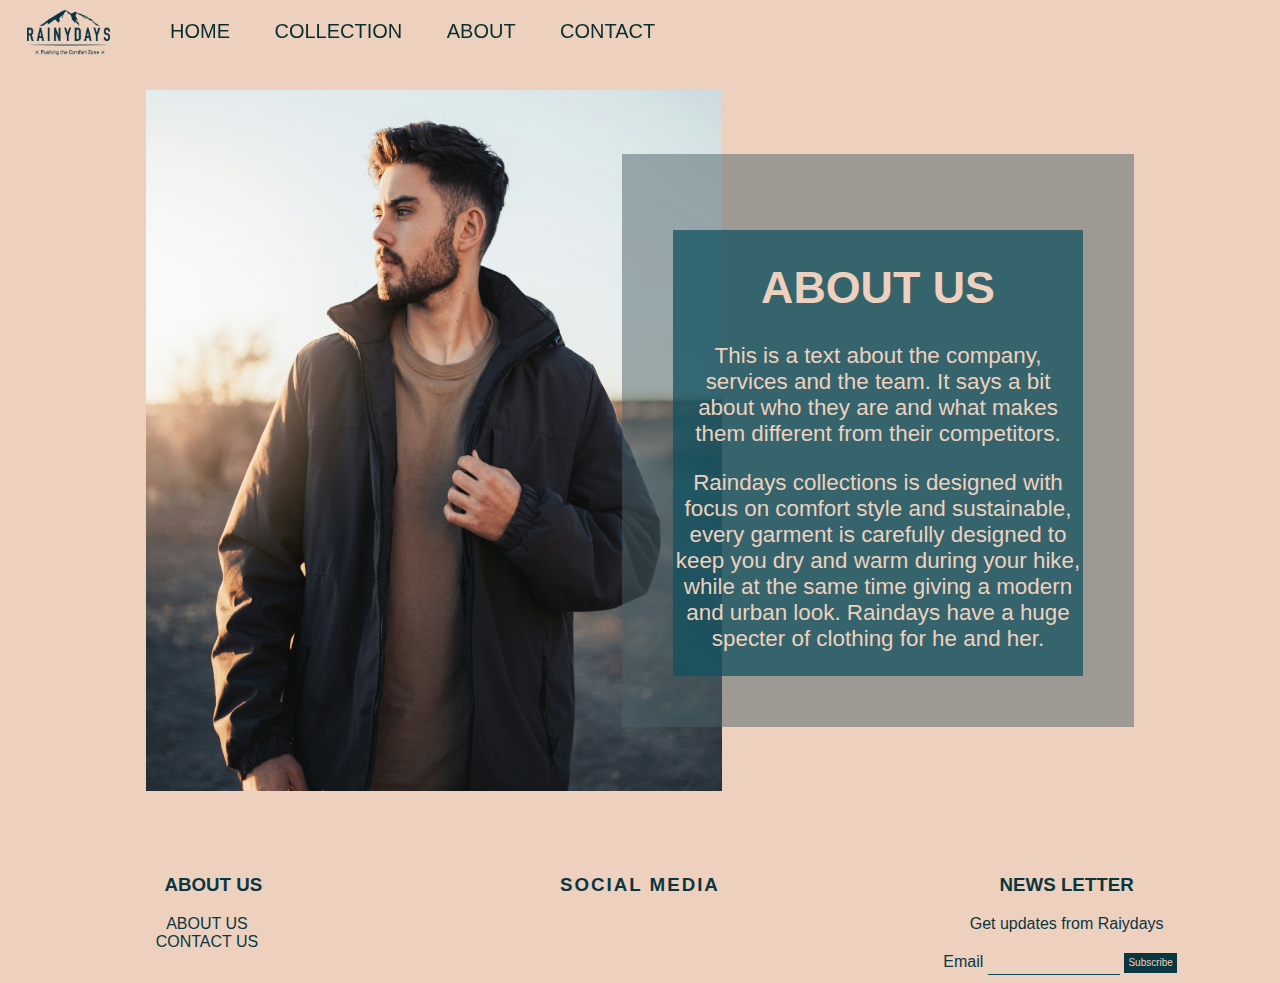
<file: about.html>
<!DOCTYPE html>
<html lang="en">
    <head>
      <meta name="description" content="read about Raindays story, and how we thinging business for the sports clothing">
      <meta name="viewport" content="width=device-width, initial-scale=1.0">
      <link
      rel="stylesheet"
      href="https://cdnjs.cloudflare.com/ajax/libs/font-awesome/6.5.2/css/all.min.css"
      integrity="sha512-SnH5WK+bZxgPHs44uWIX+LLJAJ9/2PkPKZ5QiAj6Ta86w+fsb2TkcmfRyVX3pBnMFcV7oQPJkl9QevSCWr3W6A=="
      crossorigin="anonymous"
      referrerpolicy="no-referrer"/>
      <link rel="stylesheet" href="style.css">
      <title>Rainydays story and vision</title>
    </head>
    <body>
      <header>
        <a href="index.html"><img src="img/RainyDays_Logo.png" class="logo_rainydays" alt="logo of rainydays"></a>
          <input type="checkbox" id="menu-chekbox">
          <label for="menu-chekbox" class="hamburger_menu"><i class="fa-solid fa-bars"></i></label>
            <nav>
              <a href="index.html">HOME</a>
              <a href="collection.html">COLLECTION</a>
              <a href="about.html">ABOUT</a>
              <a href="contact.html">CONTACT</a>
            </nav> 
      </header>
      <main>
        <section class="About_us"> 
          <div class="about_us_container">
          <img src="img/Louis_stor.jpg" class="About_img" alt="picture of the founder of rainydays">
          <div class="about_us_bigbox">
          <div class="about_us_text">
            <h1>ABOUT US</h1>
              <p>
                 This is a text about the company, services and the team. 
                 It says a bit about who they are and what makes them different from their competitors.
              </p>
              <p> 
                Raindays collections is designed with focus on 
                comfort style and  sustainable, every garment is 
                carefully designed to keep you dry and warm during 
                your hike, while at the same time giving a modern
                and urban look.  Raindays have a huge specter of 
                clothing for he and her. 
              </p>
            </div>
          </div>
          </div>
        </section>
     </main>
    <footer>
          <div class="footer_container">
            <div class="footer_box">
              <div class="footer_left">
                <h3>ABOUT US</h3>
                  <a href="about.html">ABOUT US</a>
                  <a href="contact.html">CONTACT US</a>
              </div>
              <div class="footer_middel">
                <h3>SOCIAL MEDIA</h3>
                <div class="ikons">
                  <a href="//www.linkedin.com/in/andré-strøm-55b425134/">
                    <i class="fa-brands fa-linkedin" ></i>
                  </a>
                  <a href="https://www.instagram.com/lierpool/">
                    <i class="fa-brands fa-square-instagram"></i>
                  </a>
                  <a href="https://www.facebook.com/profile.php?id=600892412">
                    <i class="fa-brands fa-square-facebook"></i>
                  </a>
                </div>
              </div>
              <div class="footer_right">
                <h3>NEWS LETTER</h3>
                <p> Get updates from Raiydays</p> 
                  <label for="email"> Email</label>
                  <input type="email" name="email" id="email" class="input-footer">
                  <button>Subscribe</button>
              </div>
            </div>
          </div>
        </footer>
    </body>
</html>
</file>
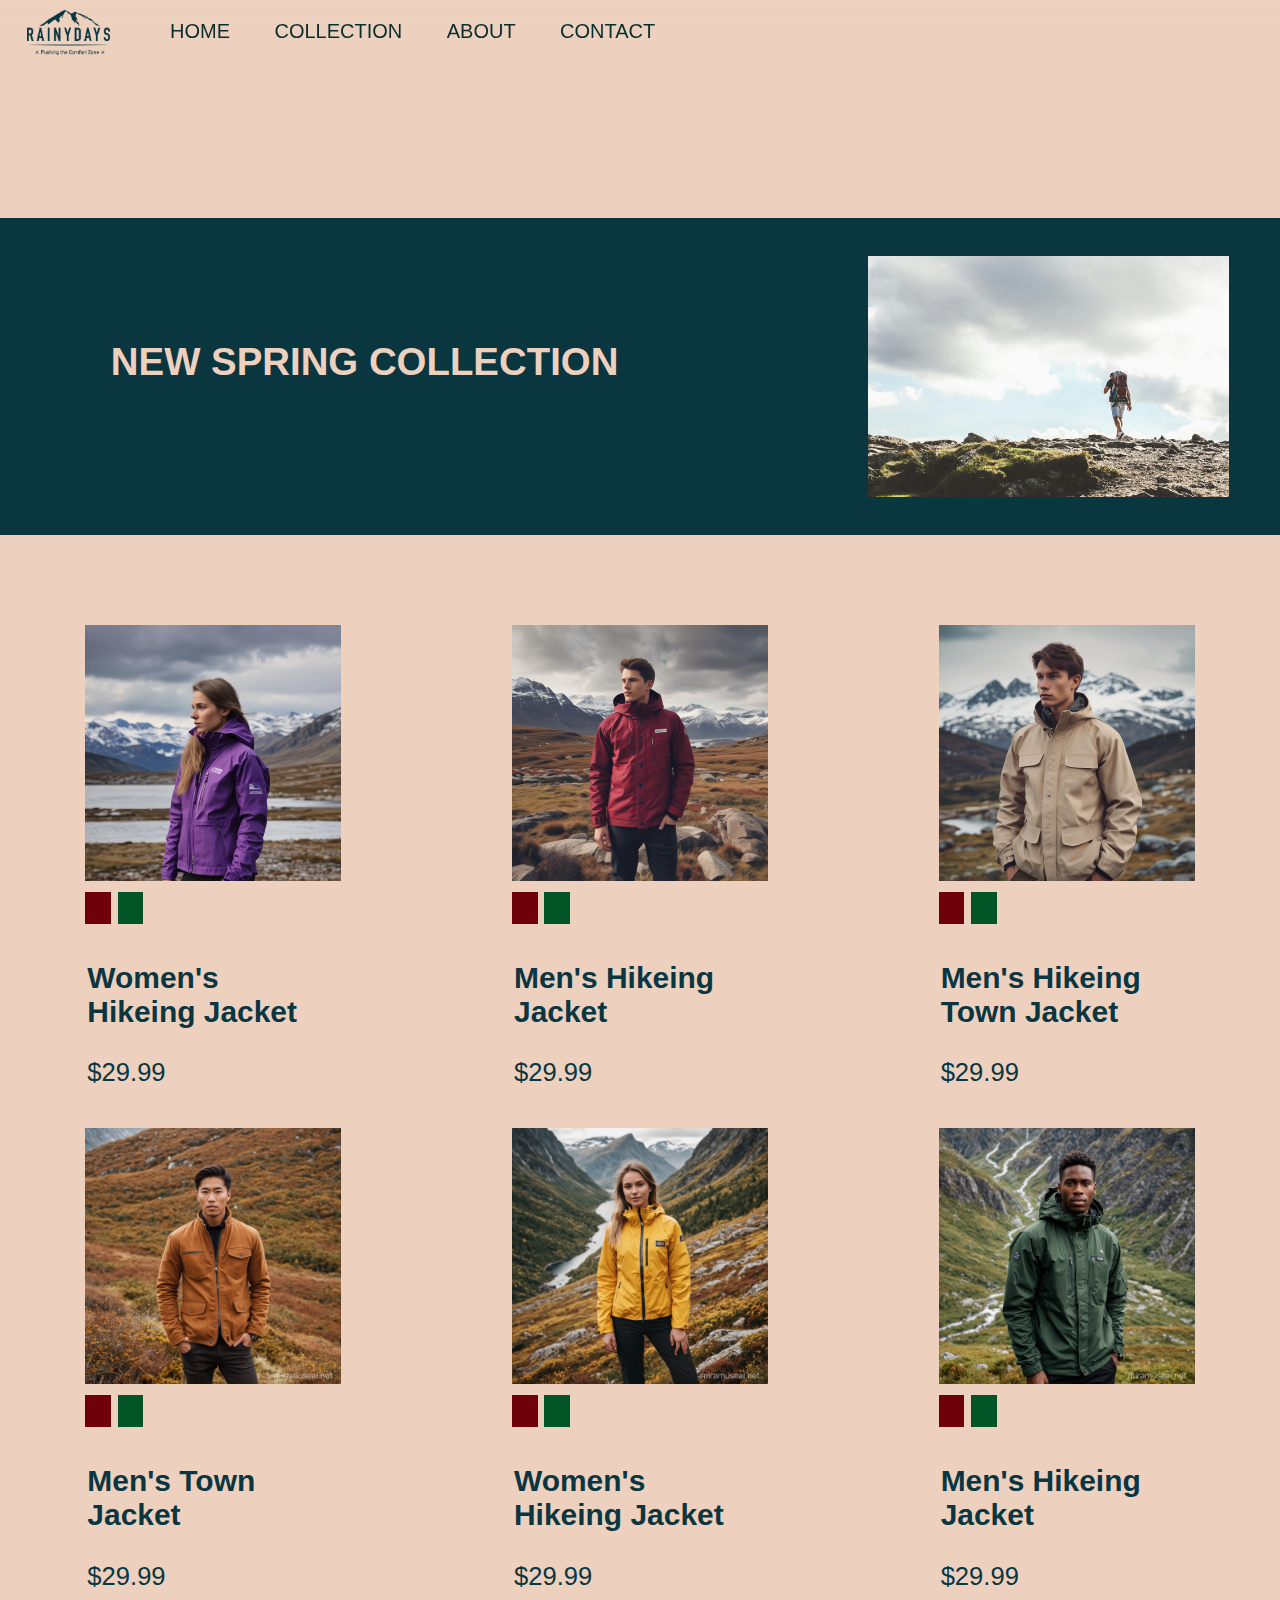
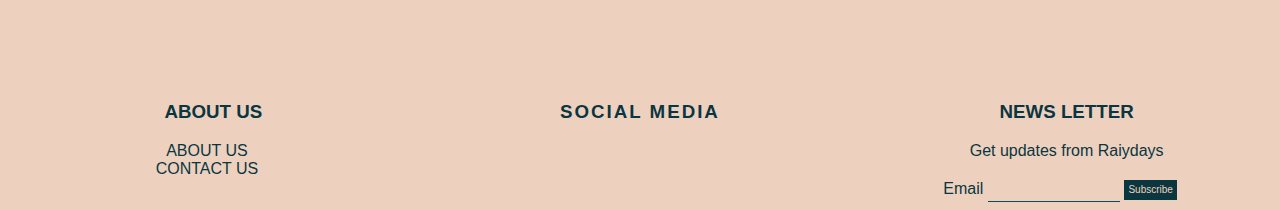
<file: collection.html>
<!DOCTYPE html>
<html lang="en">
    <head>
      <meta name="description" content="Raynidays have a huge focus on good quality hiking jacket for every wether conditions">
      <meta name="viewport" content="width=device-width, initial-scale=1.0">
      <link rel="stylesheet" href="https://cdnjs.cloudflare.com/ajax/libs/font-awesome/6.5.2/css/all.min.css" integrity="sha512-SnH5WK+bZxgPHs44uWIX+LLJAJ9/2PkPKZ5QiAj6Ta86w+fsb2TkcmfRyVX3pBnMFcV7oQPJkl9QevSCWr3W6A==" crossorigin="anonymous" referrerpolicy="no-referrer"/>
      <link rel="stylesheet" href="style.css">
      <title>Raynidays collection page</title>
    </head>
    <body>
      <header>
        <a href="index.html"><img src="img/RainyDays_Logo.png" class="logo_rainydays" alt="logo of rainydays"></a>
          <input type="checkbox" id="menu-chekbox">
          <label for="menu-chekbox" class="hamburger_menu"><i class="fa-solid fa-bars"></i></label>
            <nav>
              <a href="index.html">HOME</a>
              <a href="collection.html">COLLECTION</a>
              <a href="about.html">ABOUT</a>
              <a href="contact.html">CONTACT</a>
            </nav> 
      </header>
        <main>
          <div class="jacket_heading">
            <div class="box_jacket">
               <h1>NEW SPRING COLLECTION</h1>
                <img src="img/mounten_hike_on_top_stort.jpeg" alt="a phonto og man form behinde, on a hike up the mounten the wehter is coludy">
            </div>
          </div>
          <div class="products">
            <div class=" product_container">
              <div class="product_1">
                  <a href="product.html"><img src="product_img/purple_jacket_background.jpg" alt="model of rainydays woman in a purple jacket, the background is the norwegian landskape"></a>
                  <button class="button1"></button>
                  <button class="button2"></button>
                 <div class="product_info">
                  <h3>Women's Hikeing Jacket</h3>
                  <p>$29.99</p>
              </div>
            </div>
              <div class="product_1">
                <a href="product.html"><img src="product_img/Winred_jacket_background.jpg" alt="model of rainydays guy in a wine red jacket, the background is the norwegian landskape"></a>
                  <button class="button1"></button>
                  <button class="button2"></button>
                 <div class="product_info">
                  <h3>Men's Hikeing  Jacket</h3>
                  <p>$29.99</p>
              </div>
          </div>
          <div class="product_1">
            <a href="product.html"><img src="product_img/beige_jacket_Bacckground.jpg" alt="model of rainydays guy in a beige jacket, the background is the norwegian landskape"></a>
             <button class="button1"></button>
             <button class="button2"></button>
          <div class="product_info">
            <h3>Men's Hikeing Town Jacket</h3>
            <p>$29.99</p>    
          </div>
         </div>
         <div class="product_1">
           <a href="product.html"><img src="product_img/1712839118979v97glhm2_middels.jpeg" alt="model of rainydays guy in a beige jacket, the background is the norwegian landskape"></a>
            <button class="button1"></button>
            <button class="button2"></button>
         <div class="product_info">
           <h3>Men's Town Jacket</h3>
           <p>$29.99</p>
       </div>
      </div>
      <div class="product_1">
         <a href="product.html"> <img src="product_img/girl_yellow.jpeg" alt="model of rainydays girl in a yellow jacket, the background is the norwegian landskape"></a>
          <button class="button1"></button>
          <button class="button2"></button>
       <div class="product_info">
         <h3>Women's Hikeing Jacket</h3>
         <p>$29.99</p>
       </div>
      </div>
        <div class="product_1">
           <a href="product.html"><img src="product_img/green_jacket.jpeg" alt="model of rainydays guy in a green jacket, the background is the norwegian landskape"></a>
           <button class="button1"></button>
           <button class="button2"></button>
         <div class="product_info">
          <h3>Men's Hikeing Jacket</h3>
          <p>$29.99</p>
         </div>
        </div>
       </div>
      </div>
        </main>
        <footer>
          <div class="footer_container">
            <div class="footer_box">
              <div class="footer_left">
                <h3>ABOUT US</h3>
                  <a href="about.html">ABOUT US</a>
                  <a href="contact.html">CONTACT US</a>
              </div>
              <div class="footer_middel">
                <h3>SOCIAL MEDIA</h3>
                 <div class="ikons">
                   <a href="//www.linkedin.com/in/andré-strøm-55b425134/">
                     <i class="fa-brands fa-linkedin" ></i>
                   </a>
                   <a href="https://www.instagram.com/lierpool/">
                     <i class="fa-brands fa-square-instagram"></i>
                   </a>
                   <a href="https://www.facebook.com/profile.php?id=600892412">
                     <i class="fa-brands fa-square-facebook"></i>
                   </a>
               </div>
              </div>
              <div class="footer_right">
                <h3>NEWS LETTER</h3>
                <p> Get updates from Raiydays</p>
                  <label for="email"> Email</label>
                  <input type="email" name="email" id="email" class="input-footer">
                  <button>Subscribe</button>
              </div>
            </div>
          </div>
        </footer>
    </body>
</html>
</file>
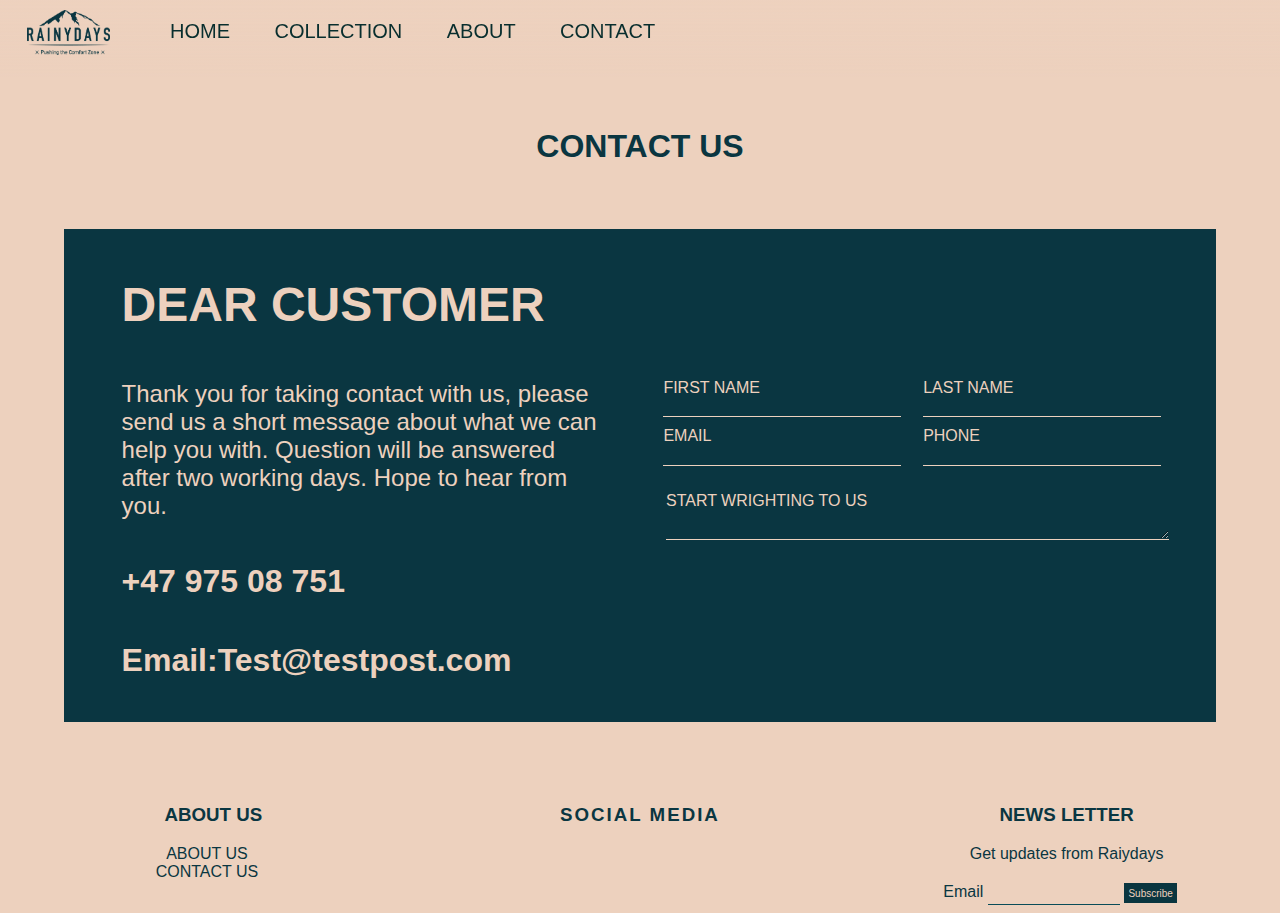
<file: contact.html>
<!DOCTYPE html>
<html lang="en">
    <head>
      <meta name="description" content="Take contact with Raynidays if you have any questions about or product, you can also take contat on the phone or email and get in toutch with our award-winning customer center  ">
      <meta name="viewport" content="width=device-width, initial-scale=1.0">
      <link
      rel="stylesheet"
      href="https://cdnjs.cloudflare.com/ajax/libs/font-awesome/6.5.2/css/all.min.css"
      integrity="sha512-SnH5WK+bZxgPHs44uWIX+LLJAJ9/2PkPKZ5QiAj6Ta86w+fsb2TkcmfRyVX3pBnMFcV7oQPJkl9QevSCWr3W6A=="
      crossorigin="anonymous"
      referrerpolicy="no-referrer"/>
      <link rel="stylesheet" href="style.css">
      <title>get in toutch with Raindays</title>
    </head>
    <body>
      <header>
        <a href="index.html"><img src="img/RainyDays_Logo.png" class="logo_rainydays" alt="logo of rainydays"></a>
          <input type="checkbox" id="menu-chekbox">
          <label for="menu-chekbox" class="hamburger_menu"><i class="fa-solid fa-bars"></i></label>
            <nav>
              <a href="index.html">HOME</a>
              <a href="collection.html">COLLECTION</a>
              <a href="about.html">ABOUT</a>
              <a href="contact.html">CONTACT</a>
            </nav> 
      </header>
        <main>
         <div class="contact_container"> 
          <h1> CONTACT US</h1>
          <div class="contact_box">
            <div class="contact_left">
              <h3> DEAR CUSTOMER</h3>
              <P> Thank you for taking contact with us, 
                  please send us a short  message about 
                  what we can help you with. Question 
                  will be  answered after two working 
                  days. Hope to hear from you.
              </P>
              <h4><i class="fa-solid fa-phone"></i> +47 975 08 751</a></h4>
              <h4><i class="fa-solid fa-envelope"></i> Email:Test@testpost.com</a></h4>
          </div> 
          <div class="contact_right">
                <div class="input_raw">
                  <div class="input_group">
                      <label for="name">FIRST NAME</label>
                      <input id="name" type="text" name="name" autocomplete="given-name">
                  </div>
                  <div class="input_group">
                      <label for="Lastname">LAST NAME</label>
                      <input id="lastname" type="text" name="lastname" autocomplete="family-name">
                  </div>
                </div>
                <div class="input_raw">
                  <div class="input_group">
                      <label for="email">EMAIL</label>
                      <input id="email"type="text" name="name" autocomplete="email">
                  </div>
                  <div class="input_group">
                      <label for="phone">PHONE</label>
                      <input id="phone" type="phone" name="Phone" autocomplete="mobile">
                </div>
              </div>
              <div class="text_area">
               <label for="textarea"> START WRIGHTING TO US</label>
               <textarea id="textarea" name="message"  rows="1"></textarea>
              </div>
        </div>
        </div>
        </section>
        </main>
        <footer>
          <div class="footer_container">
            <div class="footer_box">
              <div class="footer_left">
                <h3>ABOUT US</h3>
                  <a href="about.html">ABOUT US</a>
                  <a href="contact.html">CONTACT US</a>
              </div>
              <div class="footer_middel">
                <h3>SOCIAL MEDIA</h3>
                <div class="ikons">
                  <a href="//www.linkedin.com/in/andré-strøm-55b425134/">
                    <i class="fa-brands fa-linkedin" ></i>
                  </a>
                  <a href="https://www.instagram.com/lierpool/">
                    <i class="fa-brands fa-square-instagram"></i>
                  </a>
                  <a href="https://www.facebook.com/profile.php?id=600892412">
                    <i class="fa-brands fa-square-facebook"></i>
                  </a>
                </div>
              </div>
              <div class="footer_right">
                <h3>NEWS LETTER</h3>
                <p> Get updates from Raiydays</p>
                  <label for="email"> Email</label>
                  <input type="email" name="email" id="email" class="input-footer">
                  <button>Subscribe</button>
              </div>
            </div>
          </div>
        </footer>
    </body>
</html>
</file>
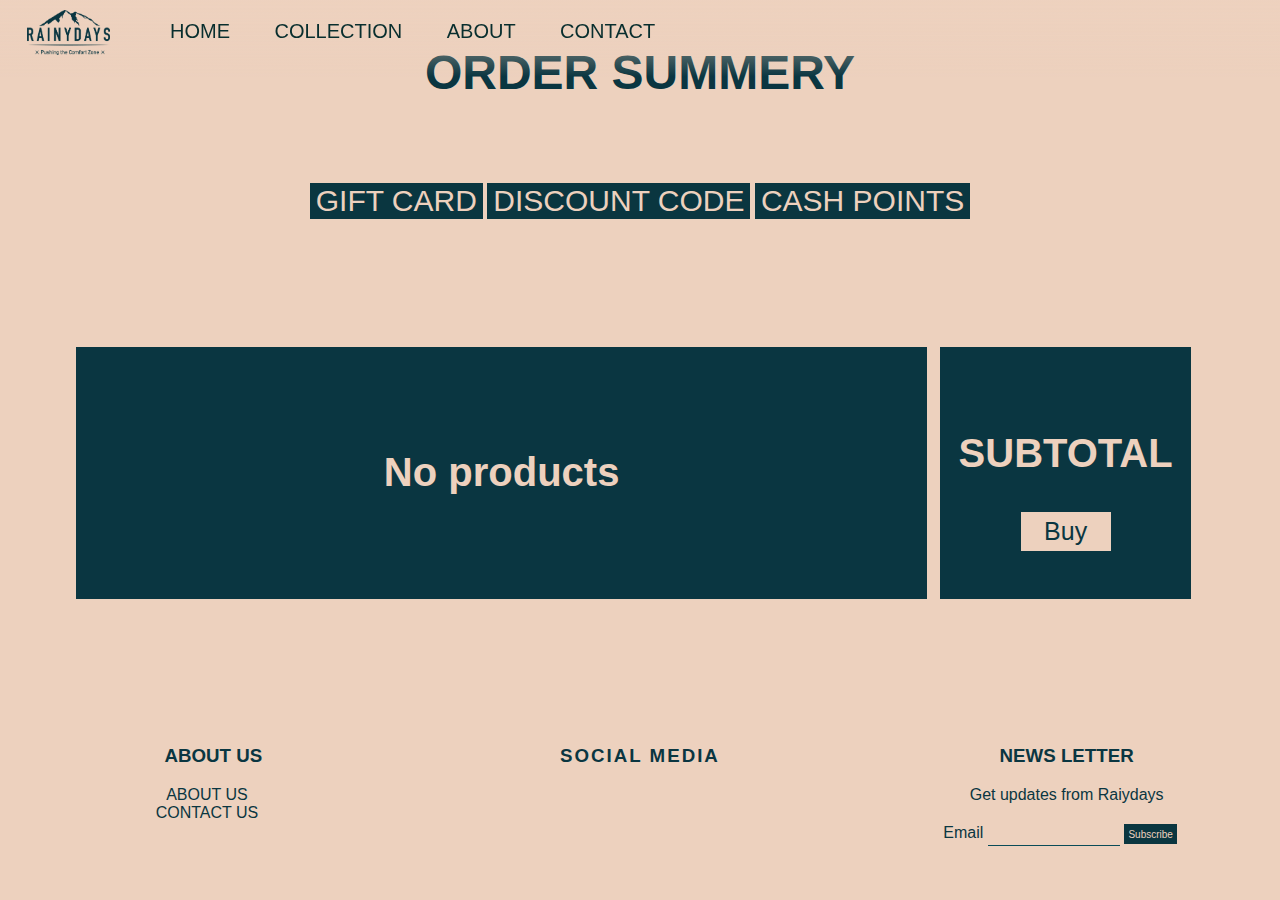
<file: order.html>
<!DOCTYPE html>
<html lang="en">

<head>
  <meta name="description" content="Order top qualty hiking clothing for evry wether conditions">
  <meta name="viewport" content="width=device-width, initial-scale=1.0">
  <link rel="stylesheet" href="https://cdnjs.cloudflare.com/ajax/libs/font-awesome/6.5.2/css/all.min.css"
    integrity="sha512-SnH5WK+bZxgPHs44uWIX+LLJAJ9/2PkPKZ5QiAj6Ta86w+fsb2TkcmfRyVX3pBnMFcV7oQPJkl9QevSCWr3W6A=="
    crossorigin="anonymous" referrerpolicy="no-referrer" />
  <link rel="stylesheet" href="style.css">
  <title>Order products form Raynidays</title>
</head>

<body>
  <header>
    <a href="index.html"><img src="img/RainyDays_Logo.png" class="logo_rainydays" alt="logo of rainydays"></a>
    <input type="checkbox" id="menu-chekbox">
    <label for="menu-chekbox" class="hamburger_menu"><i class="fa-solid fa-bars"></i></label>
    <nav>
      <a href="index.html">HOME</a>
      <a href="collection.html">COLLECTION</a>
      <a href="about.html">ABOUT</a>
      <a href="contact.html">CONTACT</a>
    </nav>
  </header>
  <main>
    <section>
      <div class="order_heading">
        <h1>ORDER SUMMERY</h1>
      </div>
      <div class="Discount_container">
        <div class="buttion_discount">
          <button>GIFT CARD</button>
          <button>DISCOUNT CODE</button>
          <button>CASH POINTS</button>
        </div>
      </div>
    </section>
    <section>
      <div class="order_summery">
        <div class="First_product_place">
          <h1>No products</h1>
        </div>
        <div class="chek_out">
          <h3>SUBTOTAL</h3>
          <a href="Paymen_sucsed.html">
            <button>Buy</button>
          </a>
        </div>
      </div>
    </section>
  </main>
  <footer>
    <div class="footer_container">
      <div class="footer_box">
        <div class="footer_left">
          <h3>ABOUT US</h3>
          <a href="about.html">ABOUT US</a>
          <a href="contact.html">CONTACT US</a>
        </div>
        <div class="footer_middel">
          <h3>SOCIAL MEDIA</h3>
          <div class="ikons">
            <a href="//www.linkedin.com/in/andré-strøm-55b425134/">
              <i class="fa-brands fa-linkedin"></i>
            </a>
            <a href="https://www.instagram.com/lierpool/">
              <i class="fa-brands fa-square-instagram"></i>
            </a>
            <a href="https://www.facebook.com/profile.php?id=600892412">
              <i class="fa-brands fa-square-facebook"></i>
            </a>
          </div>
        </div>
        <div class="footer_right">
          <h3>NEWS LETTER</h3>
          <p> Get updates from Raiydays</p>
          <label for="email"> Email</label>
          <input type="email" name="email" id="email" class="input-footer">
          <button>Subscribe</button>
        </div>
      </div>
    </div> 
  </footer>
</body>
</html>
</file>
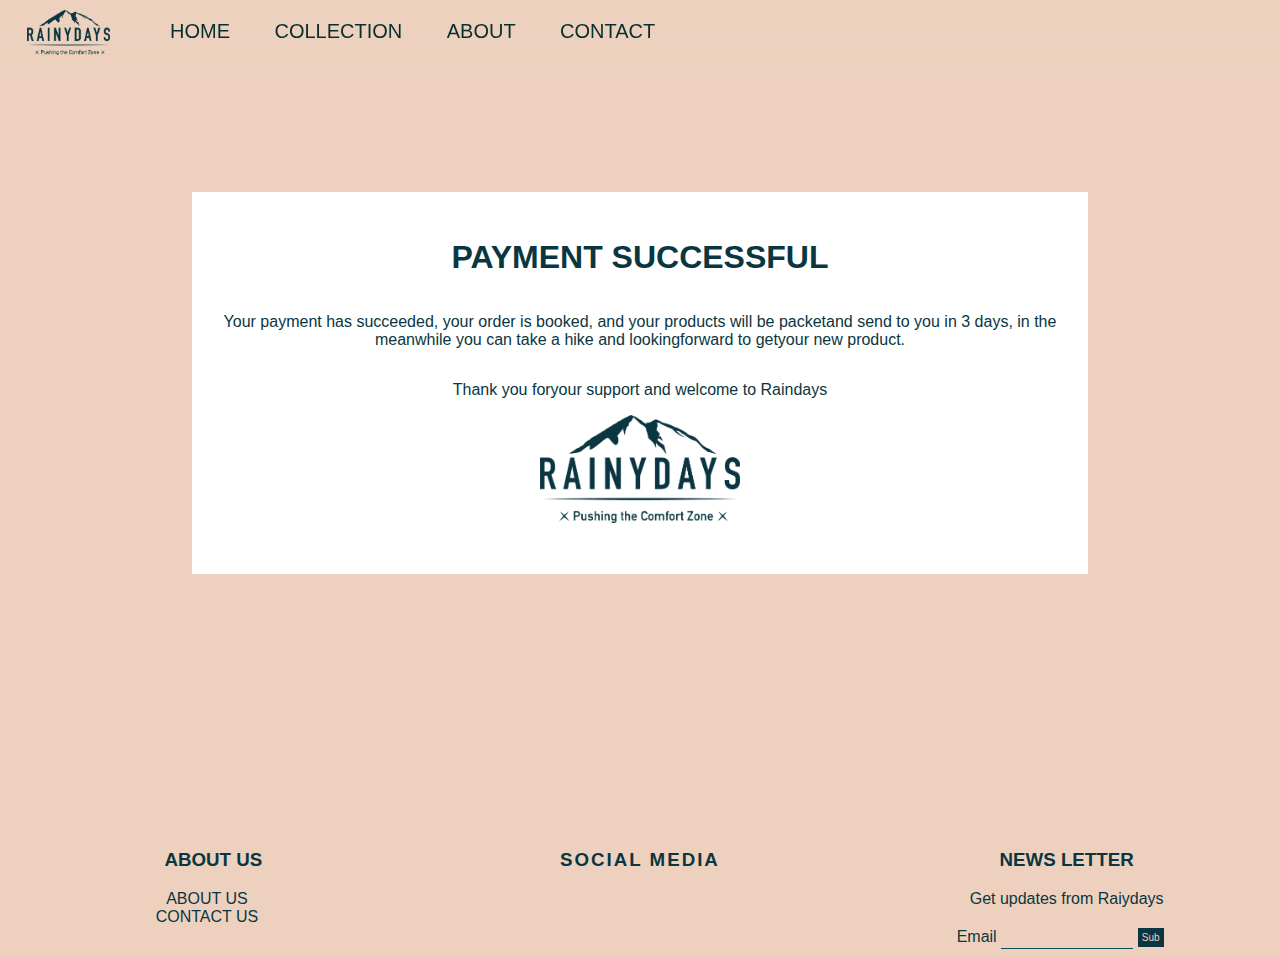
<file: Paymen_sucsed.html>
<!DOCTYPE html>
<html lang="en">
<head>
  <meta name="description" content="Raynidays have a huge focus on good quality hiking jacket for every wether conditions">
  <meta name="viewport" content="width=device-width, initial-scale=1.0">
  <link
  rel="stylesheet"
  href="https://cdnjs.cloudflare.com/ajax/libs/font-awesome/6.5.2/css/all.min.css"
  integrity="sha512-SnH5WK+bZxgPHs44uWIX+LLJAJ9/2PkPKZ5QiAj6Ta86w+fsb2TkcmfRyVX3pBnMFcV7oQPJkl9QevSCWr3W6A=="
  crossorigin="anonymous"
  referrerpolicy="no-referrer"/>
  <link rel="stylesheet" href="style.css">
  <title>Welcome to Raynidays</title>
</head>
<body>
    <header>
      <a href="index.html"><img src="img/RainyDays_Logo.png" class="logo_rainydays" alt="logo of rainydays"></a>
        <input type="checkbox" id="menu-chekbox">
        <label for="menu-chekbox" class="hamburger_menu"><i class="fa-solid fa-bars"></i></label>
          <nav>
            <a href="index.html">HOME</a>
            <a href="collection.html">COLLECTION</a>
            <a href="about.html">ABOUT</a>
            <a href="contact.html">CONTACT</a>
          </nav> 
    </header>
    <main>
      <section>
        <div class="Payment_sucsess">
         <h1>PAYMENT SUCCESSFUL</h1>
          <p> Your payment has succeeded, your order is booked, and your products will be packetand send to you in 3 days, 
            in the meanwhile you can take a hike and lookingforward to getyour new product.</p>
          <p>Thank you foryour support and welcome to Raindays</p>
          <img src="img/RainyDays_Logo.png" id="Logo of Rainydays">
        </div>
    </section>
    </main>
    <footer>
      <div class="footer_container">
        <div class="footer_box">
          <div class="footer_left">
            <h3>ABOUT US</h3>
              <a href="about.html">ABOUT US</a>
              <a href="contact.html">CONTACT US</a>
          </div>
          <div class="footer_middel">
            <h3>SOCIAL MEDIA</h3>
            <div class="ikons">
              <a href="//www.linkedin.com/in/andré-strøm-55b425134/">
                <i class="fa-brands fa-linkedin" ></i>
              </a>
              <a href="https://www.instagram.com/lierpool/">
                <i class="fa-brands fa-square-instagram"></i>
              </a>
              <a href="https://www.facebook.com/profile.php?id=600892412">
                <i class="fa-brands fa-square-facebook"></i>
              </a>
            </div>
          </div>
          <div class="footer_right">
            <h3>NEWS LETTER</h3>
              <p> Get updates from Raiydays</p>
              <label for="email"> Email</label>
              <input type="email" name="email" id="email" class="input-footer">
              <button>Sub</button>
          </div>
        </div>
      </div>
    </footer>
  </body>
</html>
</file>
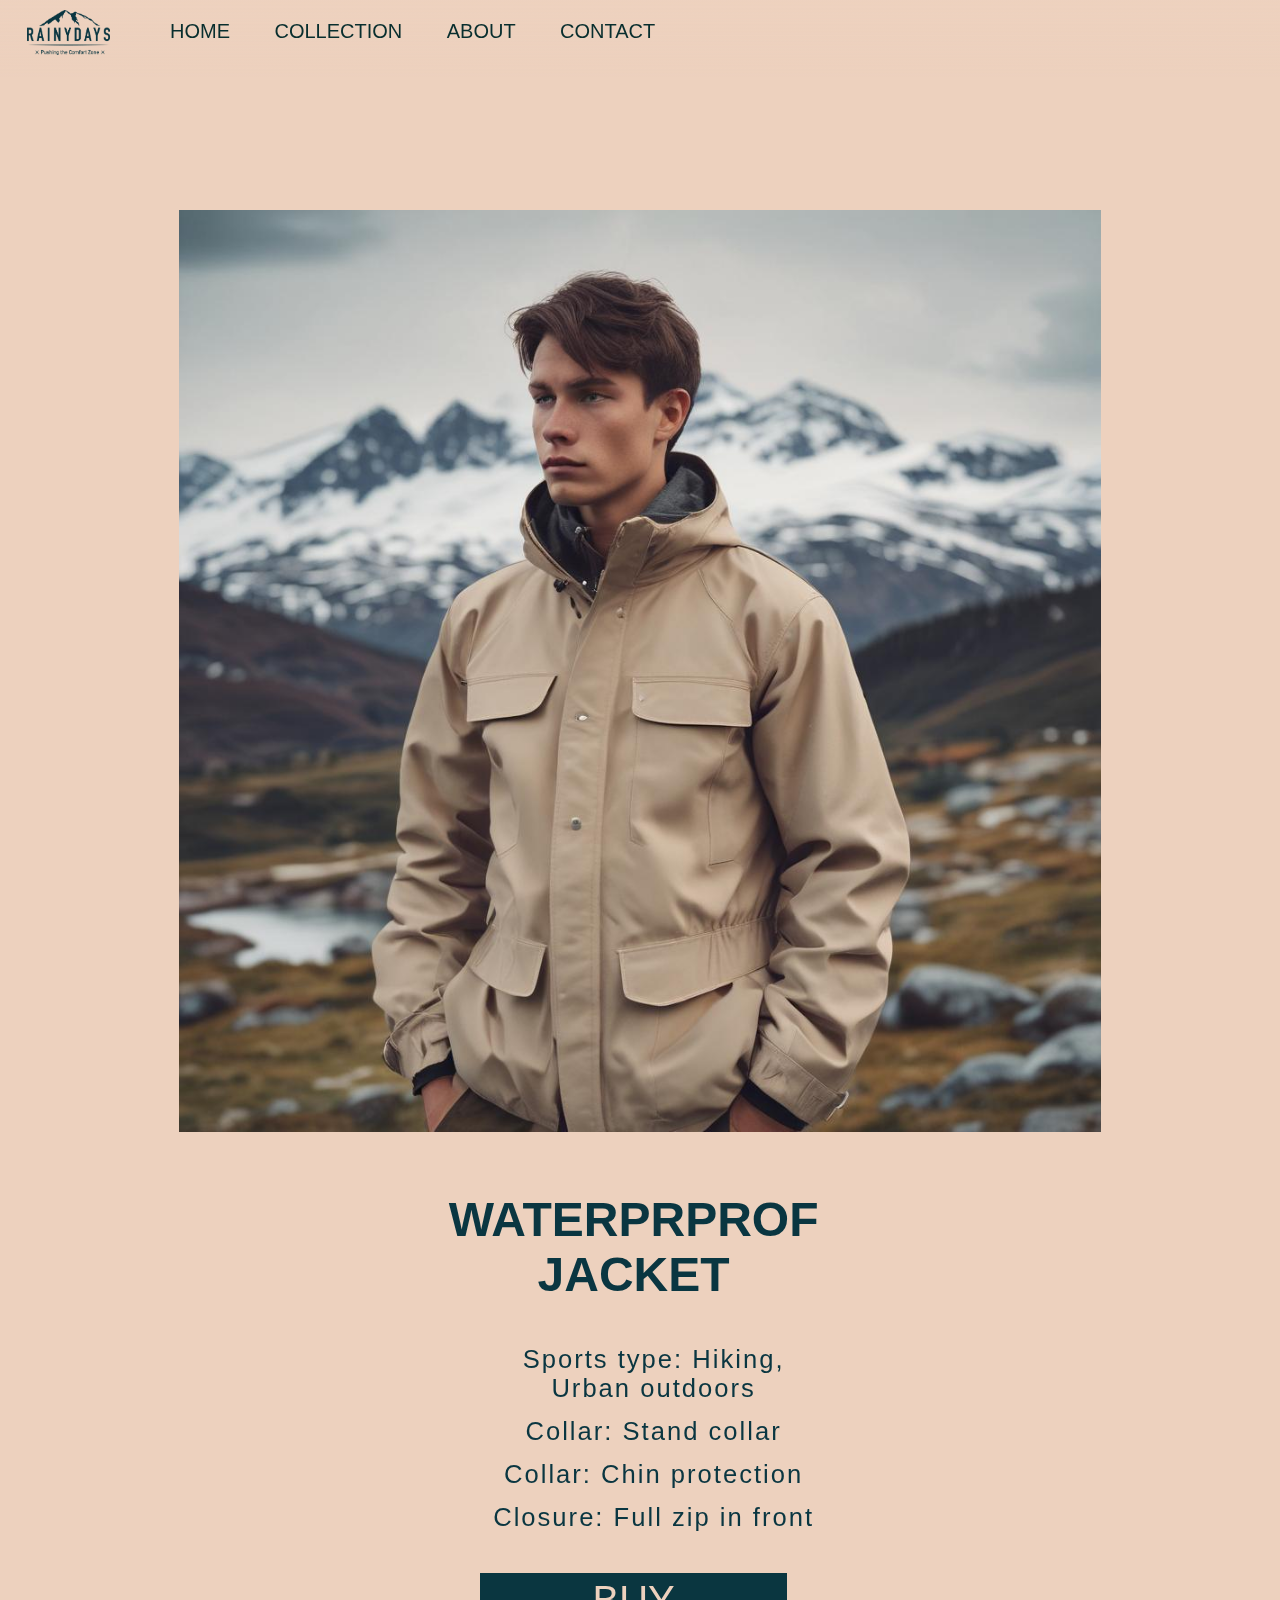
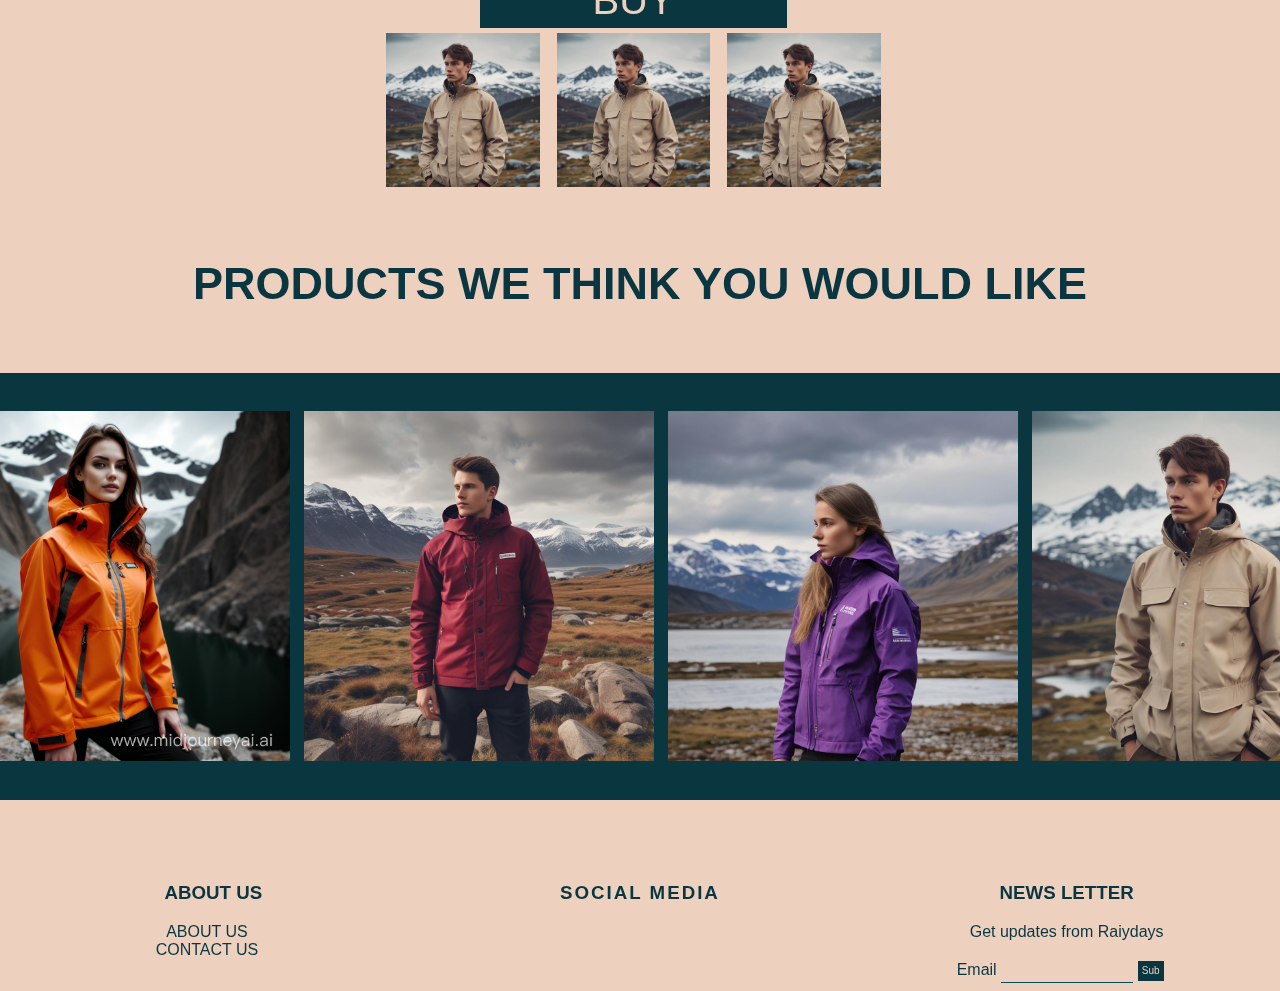
<file: product.html>
<!DOCTYPE html>
<html lang="en">
  <head>
    <meta
      name="description"
      content="Raynidays have a huge focus on good quality hiking jacket for every wether conditions"/>
      <link
      rel="stylesheet"
      href="https://cdnjs.cloudflare.com/ajax/libs/font-awesome/6.5.2/css/all.min.css"
      integrity="sha512-SnH5WK+bZxgPHs44uWIX+LLJAJ9/2PkPKZ5QiAj6Ta86w+fsb2TkcmfRyVX3pBnMFcV7oQPJkl9QevSCWr3W6A=="
      crossorigin="anonymous"
      referrerpolicy="no-referrer"/>
    <meta name="viewport" content="width=device-width, initial-scale=1.0" />
    <link rel="stylesheet" href="style.css" />
    <title>Raynidays PRODUCT PLACE</title>
  </head>
  <body>
    <header>
      <a href="index.html"><img src="img/RainyDays_Logo.png" class="logo_rainydays" alt="logo of rainydays"></a>
        <input type="checkbox" id="menu-chekbox">
        <label for="menu-chekbox" class="hamburger_menu"><i class="fa-solid fa-bars"></i></label>
          <nav>
            <a href="index.html">HOME</a>
            <a href="collection.html">COLLECTION</a>
            <a href="about.html">ABOUT</a>
            <a href="contact.html">CONTACT</a>
          </nav> 
    </header>
    <main>
      <section>
        <div class="product_container">
          <div class="big-img-product">
            <img src="product_img/beige_jacket_Bacckground.jpg" alt="photo of a model taht standing with his back to the camera, so the viewer can see how te product is from behinde" />
          </div>
          <div class="product_info">
            <h1> WATERPRPROF JACKET </h1>
              <ul>
                <LI>Sports type: Hiking, Urban outdoors</LI>
                <LI>Collar: Stand collar</LI>
                <LI>Collar: Chin protection</LI>
                <LI>Closure: Full zip in front</LI>
              </ul>
              <div class="product_besctive">
                <div class="buy_button">
                  <a href="order.html">
                    <button>BUY</button>
                  </a>
                </div>
              </div>
              <div class="clothing_small_img">
                <div class="behinde_img">
                   <img src="product_img/beige_jacket_Bacckground.jpg" alt=" a model with a gray jacket, the model standing with his back to the viewer so we can look at the backside of the jacket">
                </div>  
                <div class="right-img">
                   <img src="product_img/beige_jacket_Bacckground.jpg" alt=" a model with a gray jacket, the model standing with his right side to the viewer so we can look at the right side of the jacket">
                </div>
                <div class="left-img">
                   <img src="product_img/beige_jacket_Bacckground.jpg" alt=" a model with a gray jacket, the model standing with his left side to the viewer so we can look at the left side of the jacket">
                </div>
              </div>
            </div>      
      </section>
      <section>
        <div class="produckt_you_like">
          <h2>PRODUCTS WE THINK YOU WOULD LIKE</h2>
        </div>
        <div class="Things_you_like-container">
          <div class="things_you_like_img">
            <img src="product_img/orange-jacket-background.png" alt=" model girl in a orangnge hiking jacket in the background you can see big mountens">
            <img src="product_img/Winred_jacket_background.jpg" alt="model girl with a wine red hiking jacket in norwegian landscape">
            <img src="product_img/purple_jacket_background.jpg" alt=" model girl with a purple jacket, the background is a norwegian landscape. she standing in the rain">
            <img src="product_img/beige_jacket_Bacckground.jpg" alt="model boy with a beige hiking jacket in norwegian nature">
          </div>
        </div>
      </section>
    </main>
    <footer>
      <div class="footer_container">
        <div class="footer_box">
          <div class="footer_left">
            <h3>ABOUT US</h3>
              <a href="about.html">ABOUT US</a>
              <a href="contact.html">CONTACT US</a>
          </div>
          <div class="footer_middel">
            <h3>SOCIAL MEDIA</h3>
            <div class="ikons">
              <a href="//www.linkedin.com/in/andré-strøm-55b425134/">
                <i class="fa-brands fa-linkedin" ></i>
              </a>
              <a href="https://www.instagram.com/lierpool/">
                <i class="fa-brands fa-square-instagram"></i>
              </a>
              <a href="https://www.facebook.com/profile.php?id=600892412">
                <i class="fa-brands fa-square-facebook"></i>
              </a>
            </div>
          </div>
          <div class="footer_right">
            <h3>NEWS LETTER</h3>
            <p> Get updates from Raiydays</p>
              <label for="email"> Email</label>
              <input type="email" name="email" id="email" class="input-footer">
              <button>Sub</button>
          </div>
        </div>
      </div>
    </footer>
  </body>
</html>
</file>
<file: style.css>
:root {
  *::before,
  *::after {
    box-sizing: border-box;
  }
}
body {
  font-family: "roboto", helvetica, sans-serif;
  overflow-x: hidden;
  background-color: #edd1be;
  color: rgb(10, 54, 65);
  margin: 0;
}
nav,
#menu-chekbox {
  display: none;
}
#menu-chekbox:checked ~ nav {
  display: block;
}
header {
  width: 100%;
  background-image: linear-gradient(to bottom, #edd1be, #edd1be00);
  position: fixed;
  height: 77px;
  top: 0;
  left: 0;
  z-index: 100;
}
nav {
  position: absolute;
  top: 0;
  left: 150px;
  top: 20px;
}
nav a {
  display: block;
  color: rgb(8, 46, 46);
  padding: 10px 20px;
  text-decoration: none;
  font-size: 20px;
}
.logo_rainydays {
  width: 83px;
  height: auto;
  padding-left: 2%;
  position: relative;
  top: 10px;
  left: 1px;
}
nav :hover {
  color: rgb(15, 80, 96);
}
@media (min-width: 680px) {
  nav {
    display: block;
  }
  .hamburger_menu {
    display: none;
    left: 10px;
    top: 10px;
  }
  nav a {
    display: inline;
  }
}
@media (max-width: 680px) {
  header {
    background-color: #edd1be;
    position: fixed;
  }
  .logo_rainydays {
    margin-left: 40%;
    width: 80px;
    height: auto;
  }
  .hamburger_menu {
    place-content: left;
    position: absolute;
    top: 25px;
    left: 10px;
    z-index: 3;
    font-size: 30px;
  }
  nav {
    width: 100%;
    height: 300px;
    padding-top: 60px;
    left: 0px;
    top: 70px;
    background-color: #e8d8ccf0;
    box-shadow: 0 100px 200px rgba(0, 0, 0, 0.789);
    text-align: center;
    line-height: 1.5;
  }
}
.hero_container {
  position: relative;
}
.hero_container img {
  width: 100%;
  max-width: 100%;
  height: cover;
  width: cover;
}
.banner_text {
  text-align: center;
  position: absolute;
  top: 15%;
  left: 17%;
  font-size: 3vw;
  border-radius: 5px;
  padding: 2%;
}
h2 {
  font-size: 45px;
  top: 35%;
  left: 20%;
  text-align: center;
  padding: 2%;
}
.collection_container {
  display: grid;
  grid-template-columns: 1fr 1fr;
  gap: 5px;
  color: #edd1be;
}
.spring_container {
  z-index: 3;
  position: relative;
  grid-column: 1 / spans 1;
  grid-row: 1 / span 1;
}
.spring_container img {
  width: 52%;
  max-width: 100%;
  height: auto;
}
.spring_text {
  text-align: center;
  position: absolute;
  top: 32%;
  left: 7%;
  font-size: 3vw;
  background-color:#0a36417d;
  border-radius: 5px;
}
.casual_container {
  position: relative;
  margin-right: 1%;
  position: rel;
  grid-column: 2 / spans 2;
  grid-row: 1 / spans 2;

}
.casual_container img {
  width: 100%;
  max-width: 100%;
  height: auto;
}
.Casual_container_text {
  text-align: center;
  position: absolute;
  top: 8%;
  left: 10%;
  font-size: 3vw;
  background-color:#0a36417d;
  border-radius: 5px;
}
.Extrem_container {
  position: relative;
  margin-top: 41.7%;
  grid-column: 2 / span 1;
  grid-row: 1 / spans 2;
}
.Extrem_container img {
  width: 100%;
  height: auto;
}
.extrem_text {
  text-align: center;
  position: absolute;
  top: 20%;
  left: 10%;
  font-size: 3vw;
  background-color:#0a36417d;
  border-radius: 5px;
}
.best_sellers h2 {
  font-size: 50px;
  padding-left: 1%;
  padding-right: 1%;
  padding-top: 1%;
  padding-bottom: 1%;
  display: flex;
  place-content: center;
}
.best_sellers_container {
  display: flex;
  grid-row: inherit;
  flex: 1;
  place-content: center;
  flex-wrap: wrap;
  max-width: 100%;
  margin-bottom: 5%;
}
.best_sellers img {
  width: 100%;
  height: auto;
  display: flex;
  box-sizing: border-box;
  position: static;
  max-width: 100%;
  place-content: right;
}
.big_box_container_bottom {
  display: flex;
}
.big_img {
  display: flex;
  justify-content: center;
  width: 100%;
  height: 800px;
  background-color: #0a3641;
  margin-top: 30px;
  position: relative;
}
.big_img img {
  max-height: 90%;
  margin-top: 2%;
}
.big_box_container_phone {
  display: flex;
  place-content: center;
}
.big_img h3 {
  position: absolute;
  top: 20%;
  left: 50%;
  transform: translate(-50%, -50%);
  text-shadow: rgba(0, 0, 0, 0.607) 1px 1px 6px;
  color: #edd1be;
  font-size: 150px;
  text-align: center;
}

.collection_container_phone {
  display: flex;
  flex-wrap: wrap;
  margin-top: 10%;
  place-content: center;
  object-fit: fill;
  position: relative;
}
.collection_container_phone img {
  max-width: 100%;
}
.collection_box1_phone {
  width: 150px;
  height: 200px;
  background-color: #0a3641;
  margin: 1px;
  position: relative;
}
.collection_box1_phone h3 {
  position: absolute;
  top: 30%;
  left: 50%;
  transform: translate(-50%, -50%);
  max-width: 100%;
  color: #edd1be;
  font-size: 25px;
  text-align: center;
}
.collection_box2_phone {
  width: 150px;
  height: 200px;
  background-color: #1e9ab9;
  margin: 1px;
  position: relative;
}
.collection_box2_phone h3 {
  position: absolute;
  top: 30%;
  left: 50%;
  transform: translate(-50%, -50%);
  text-shadow: black 1px 1px 6px;
  max-width: 100%;
  color: #edd1be;
  font-size: 20px;
  text-align: center;
}
.big_box_container_phone {
  display: flex;
  flex-wrap: wrap;
  place-content: center;
}
.mounten_hike_phone {
  width: 302px;
  height: 200px;
  background-color: #0a3641;
  margin-top: 30px;
  position: relative;
}
.mounten_hike_phone img {
  max-width: 100%;
}
.mounten_hike_phone h3 {
  position: absolute;
  top: 30%;
  left: 50%;
  transform: translate(-50%, -50%);
  text-shadow: black 1px 1px 6px;
  max-width: 100%;
  color: #edd1be;
  font-size: 30px;
  text-align: center;
}
@media only screen and (max-width: 500px) {
  .collection_container {
    display: none;
  }
  .news_h2 {
    display: none;
  }
  .hero_container img {
    display: none;
  }
  .iphone_image img {
    display: show;
    place-content: center;
    max-width: 101%;
    height: 700px;
  }
  .banner_text h1 {
    display: show;
  }
  .big_box_container_bottom {
    display: none;
  }
}
@media only screen and (max-width: 700px) {
  .big_box_container_bottom {
    display: none;
  }
}
@media only screen and (min-width: 500px) {
  .hero_container img {
    display: show;
  }
  .iphone_image img {
    display: none;
  }
  .banner_text h1 {
    margin-bottom: 60%;
  }
  .big_box_container_phone {
    display: none;
  }
  .collection_container_phone {
    display: none;
  }
}
.about_us_container {
  margin-top: 7%;
  display: flex;
  justify-content: center;
}
.about_us_container img {
  width: 45%;
  height: auto;
  margin-right: -100px;
}
.about_us_bigbox {
  width: 40%;
  height: 60%;
  background-color: rgba(72, 97, 103, 0.496);
  margin-top: 5%;
  margin-bottom: 5%;
}
.about_us_text {
  overflow: hidden;
  font-size: 1.4rem;
  text-align: center;
  margin-top: 15%;
  margin-left: 10%;
  margin-right: 10%;
  background-color: rgba(15, 80, 96, 0.733);
  color: #edd1be;
  padding: 2px;
  margin-bottom: 10%;
}
.about_img_phone img {
  display: none;
}
@media (min-width: 1700px) {
  .about_us_bigbox {
    width: 50%;
    height: 850px;
  }
  .about_us_text {
    margin-left: 10%;
    font-size: 27px;
  }
}
@media (max-width: 1060px) {
  .about_us_container {
    flex-wrap: wrap-reverse;
  }
  .about_us_bigbox {
    width: 80%;
  }
  .about_us_container img {
    width: 70%;
    margin-right: 0px;
    top: 600px;
  }
  .about_us_text {
    height: auto;
    font-size: 3vw;
    width:80%;
    margin-left: 10%;
  }
}
@media (max-width: 700px) {
  .about_us_container img {
    max-width: 70%;
    top: 43%;
  }
}
.contactbox_container {
  display: flex;
}
.contact_box {
  background-color: rgb(10, 54, 65);
  display: flex;
  flex-direction: row;
  border-left: #edd1be;
  margin-left: 5%;
  margin-right: 5%;
  margin-top: 5%;
}
.contact_right {
  margin-top: 150px;
  margin-left: 4%;
  margin-right: 4%;
}
.contact_right label {
  color: #edd1be;
}
.contact_left {
  flex-basis: 45%;
  margin-left: 5%;
  background-color: rgb(10, 54, 65);
  color: #edd1be;
}
.contact_left h3 {
  text-align: left;
  font-size: 3rem;
}
.contact_left p {
  text-align: left;
  font-size:1.5rem;
}
.contact_left h4 {
  text-align: left;
  font-size: 2rem;
}
.contact_container h1 {
  margin-top: 10%;
  text-align: center;
  font-size: 2rem;
}
.input_raw {
  display: flex;
  justify-content: space-around;
  margin-bottom: 10px;
}
.input_raw .input_group {
  flex-basis: 45%;
}
input {
  width: 100%;
  border: none;
  border-bottom: 1px solid #edd1be;
  outline: none;
  padding-bottom: 1%;
  background-color: #0a3641;
}
textarea {
  width: 99%;
  border: none;
  border-bottom: 1px solid #edd1be;
  outline: none;
  margin-top: 2%;
  background-color: #0a3641;
}
.text_area {
  margin-top: 5%;
  margin-left: 3%;
}
.contact_right,
input,
textarea {
  color: #edd1be;
}
@media only screen and (max-width: 1000px) {
  .contact_box {
    flex-direction: column;
  }
  .contact_right,
  .contact_left {
    flex-basis: 100%;
    text-align: center;
    margin-bottom: 2%;
  }
  .contact_left p {
    display: none;
  }
  .icon_contac p {
    display: show;
  }
  .contact_left h4 {
    text-align: center;
    font-size: 1.5rem;
  }
  .contact_left h3 {
    text-align: center;
    font-size: 1.5rem;
  }
}
@media only screen and (max-width: 500px) {
  .contact_left h4 {
    display: none;
  }
  .contact_right,
  .contact_left {
    flex-basis: 100%;
    text-align: left;
    font-size: 12px;
  }
}
.jacket_heading {
  display: flex;
}
.box_jacket {
  display: flex;
  width: 100%;
  margin-top: 17%;
  padding: 3%;
  place-content: center;
  background-color: rgb(10, 54, 64);
}
.box_jacket h1 {
  margin-top: 7%;
  margin-left: 5%;
  color: #edd1be;
  font-size: 3vw;
}
.box_jacket img {
  width: 30%;
  height: auto;
  float: right;
  margin-left: 250px;
  display: flex;
}
.product_container {
  display: flex;
  justify-content: center;
  flex-direction: row;
  align-items: center;
  justify-content: center;
  margin-top: 5%;
  flex-wrap: wrap;
}
.product_1 {
  overflow: hidden;
  text-align: left;
  width: 20%;
  height: 30%;
  margin-top: 1%;
  margin-left: 3%;
  margin-right: 3%;
}
.product_1 img {
  width: 100%;
}
.product_1 button {
  width: 10%;
  height: 2.5vw;
  border: none;
  margin-top: 2%;
}
.button1 {
  background-color: rgb(110, 1, 10);

}
.button2 {
  background-color: rgb(0, 84, 38);
}
.product_info {
  font-size: 2vw;
  color: #0a3641;
}
.box_jacket img:hover {
  transform: scale(1.1);
}
@media only screen and (max-width: 1050px) {
  .product_container {
    justify-content: center;
  }
  .product_1 {
    width: 250px;
    height: 400px;
    margin-top: 3%;
    margin-left: 2%;
  }
  .product_info {
    font-size: 15px;
  }
  .product_1 button {
    width: 15px;
    height: 25px;
    border: none;
    margin-top: 2%;
  }
  .box_jacket img {
    display: none;
  }
  .box_jacket h1 {
    font-size: 3.5vw;
  }
}
@media only screen and (max-width: 600px) {
  .product_container {
    justify-content: center;
  }
  .product_1 {
    width: 150px;
    height: 300px;
    margin-top: 3%;
    margin-left: 2%;
  }
  .product_info {
    font-size: 15px;
  }
  .product_1 button {
    width: 10px;
    height: 20px;
    border: none;
    margin-top: 2%;
  }
}
.logo_h1 h1 {
  place-content: center;
}
.product_container {
  display: flex;
  flex-direction: row;
  margin-top: 6%;
  flex-wrap: wrap;
  justify-content: space-around;
  color: #0a3641;
  text-align: center;
  font-size: 1.5rem;
  text-wrap: balance;
}
.product_container h1 {
  padding: 2%;
  color: #0a3641;
  font-size: 3rem;
}
.big-img-product img {
  margin-top: 12%;
  padding: 1%;
  width: 90%;
  height: auto;
}
.product_info {
  flex: 0 1 calc(50% - 10%);
  padding: 2px;
  height: 10%;
  margin-right: 1%;
  flex-wrap: wrap;
}
.product_info li {
  margin-bottom: 3%;
  letter-spacing: 2px;
  list-style-type: none;
  text-align: center;
}
.buy_button button {
  padding: 1%;
  margin-top: 3%;
  background-color: rgb(10, 54, 64);
  font-size: 40px;
  width: 60%;
  height: auto;
  color: #edd1be;
  border: none;
}
.buy_button :hover {
  background-color: rgb(15, 75, 88);
}
.clothing_small_img {
  display: flex;
  margin-top: 1%;
}
.clothing_small_img img {
  width: 90%;
  height: auto;
}
.clothing_small_img :hover {
  transform: scale(1.1);
  box-shadow: 0 0 15px rgba(0, 0, 0, 0.5);
  transition: 0.5s;
}
.Things_you_like-container {
  overflow-x: auto;
  display: flex;
  flex-direction: row;
  place-content: center;
  width: 100%;
  max-width: 100%;
  background-color: rgb(10, 54, 64);
}
.things_you_like_img {
  padding: 3%;
  display: flex;
  flex-direction: row;
  gap: 1%;
}
.things_you_like_img img {
  width: 350px;
  display: flex;
  flex-direction: row;
}
@media only screen and (max-width: 1100px) {
  .produckt_you_like h2 {
    display: none;
  }
  .Things_you_like-container {
    display: none;
  }
  .product_info li {
    display: none;
  }
  .product_info {
    background-color: #edd1be;
  }
  .product_container h1 {
    color: rgb(10, 54, 64);
    font-size: 10vw;
    margin-bottom: -3%;
  }
  .produckt_you_like h2 {
    display: none;
  }
}
.order_heading h1 {
  padding: 1%;
  font-size: 3rem;
  text-align: center;
}
.Discount_container {
  margin-top: 5%;
  display: flex;
  align-items: center;
  place-content: center;
}
.Discount_container button {
  margin-top: 1%;
  background-color: rgb(10, 54, 64);
  font-size: 30px;
  color: #edd1be;
  border: none;
}
.order_summery {
  display: flex;
  place-content: center;
  flex-wrap: wrap;
  margin-top: 10%;
  margin-bottom: 5%;
}
.First_product_place {
  padding: 2%;
  width: 800px;
  height: 200px;
  background-color: #0a3641;
  display: flex;
  justify-content: center;
  align-items: center;
  font-family: Arial, sans-serif;
  font-size: 20px;
  color: #edd1be;
}
.chek_out {
  position: relative;
  place-content: center;
  flex-direction: column;
  margin-left: 1%;
  margin-right: 1%;
  padding: 2%;
  width: 200px;
  height: 200px;
  background-color: #0a3641;
  display: flex;
  justify-content: center;
  align-items: center;
  font-family: Arial, sans-serif;
  font-size: 20px;
  color: #edd1be;
}
.chek_out button {
  bottom: 10%;
  position: relative;
  width: 90px;
  padding: 5px;
  border: none;
  background-color: #edd1be;
  color: #0a3641;
  font-size: 25px;
}
.chek_out h3 {
  font-size: 40px;
  position: relative;
}
.chek_out button:hover {
  background-color: #e7bb9d;
}
@media only screen and (max-width: 1266px) {
  .chek_out {
    margin-top: 5%;
    width: 800px;
    margin-left: none;
  }
  .order_heading {
    margin-top: 5rem;
  }
  .order_summery {
    margin: 5%;
  }
  .Discount_container button {
    margin-top: 1%;
    background-color: rgb(10, 54, 64);
    font-size: 15px;
    color: #edd1be;
    border: none;
    place-content: center;
  }
}
.footer_container {
  display: flex;
  flex-direction: column;
}
.footer_box {
  display: flex;
  flex-direction: row;
  justify-content: space-around;
  margin-top: 5%;
  text-align: center;
}
.footer_box h3 {
  color: rgb(10, 54, 65);
}
.footer_box a {
  flex-direction: column;
  text-decoration: none;
  font-size: 1rem;
  color: rgb(10, 54, 65);
  margin-right: 3%;
}
.footer_left {
  flex-basis: 33.33%;
  display: block;
}
.footer_left a {
  display: block;
}
.footer_middel {
  flex-basis: 33.33%;
  text-decoration: none;
  letter-spacing: 2px;
}
.ikons i {
  color: rgb(10, 54, 65);
  letter-spacing: 2px;
  font-size: 2rem;
}
.ikons i:hover {
  color: rgb(15, 75, 88);
}
.instagram {
  background-image: url("instagram.svg");
}
.footer_right {
  flex-basis: 33.33%;
}
.footer_right input {
  width: 30%;
  margin-bottom: 2%;
  background-color: rgba(127, 255, 212, 0);
  border: none;
  border-bottom: 1px solid rgb(10, 76, 88);
  outline: none;
  padding-bottom: 1%;
}
.footer_right button {
  padding: 1%;
  margin-right: 3%;
  margin-top: 1%;
  background-color: rgb(10, 54, 64);
  font-size: 10px;
  color: #edd1be;
  border: none;
}
@media only screen and (max-width: 700px) {
  .footer_container {
    display: flex;
    margin-bottom: 5%;
  }
  .footer_container h3 {
    font-size: 2rem;
  }
  .ikons i {
    color: rgb(10, 54, 65);
    letter-spacing: 2px;
    font-size: 1.5rem;
  }
  .footer_box h3 {
    font-size: 1rem;
  }
  .footer_left a {
    font-size: 11px;
  }
  .footer_left h3 {
    font-size: 12px;
  }
  .footer_middel h3 {
    font-size: 12px;
  }
  .footer_right label {
    font-size: 0;
  }
  .footer_right input {
    border-bottom: 1px solid black;
  }
  .footer_right p {
    display: none;
  }
  .footer_right h3 {
    font-size: 12px;
  }
}
.Payment_sucsess {
  display: flex;
  flex-direction: column;
  justify-content: center;
  align-items: center;
  text-align: center;
  padding: 2%;
  margin: 15%;
  background-color: white;
}
.Payment_sucsess img {
  width: 200px;
  height: auto;
  margin-bottom: 3%;
}
</file>
